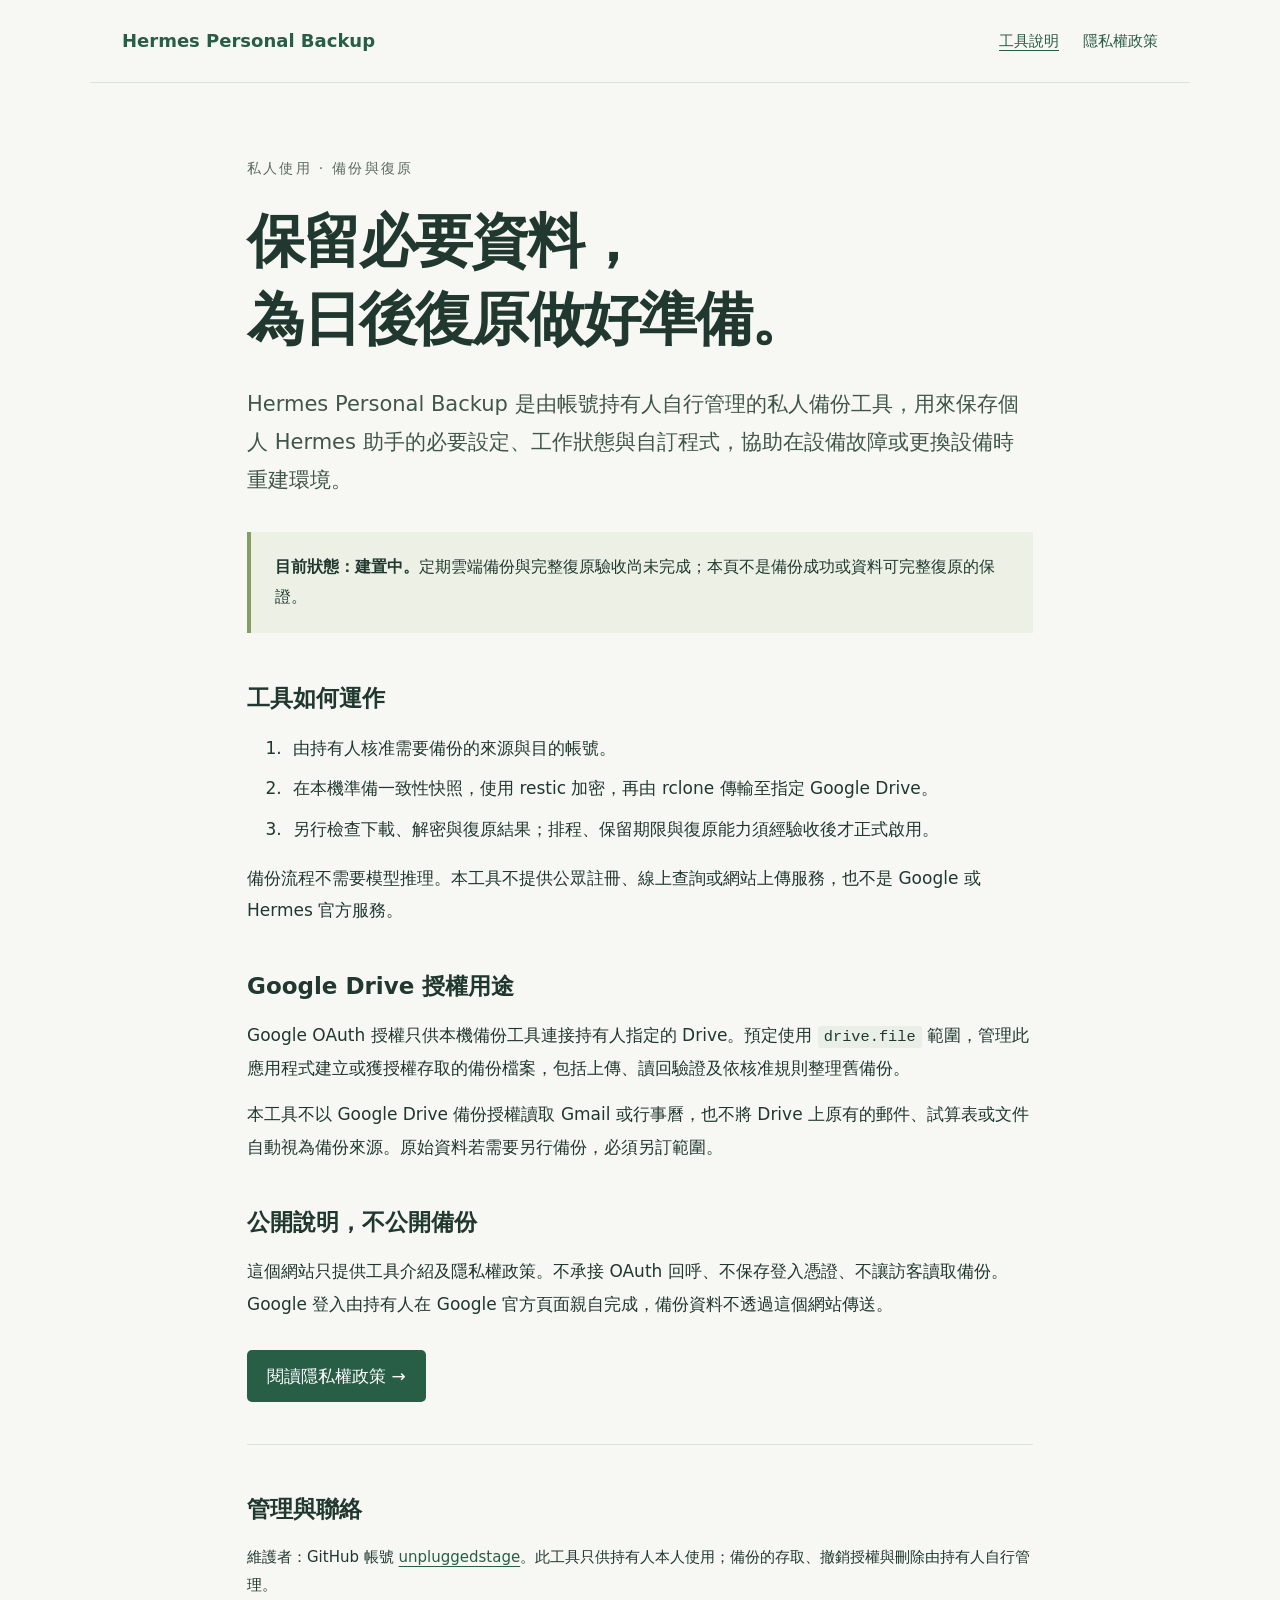
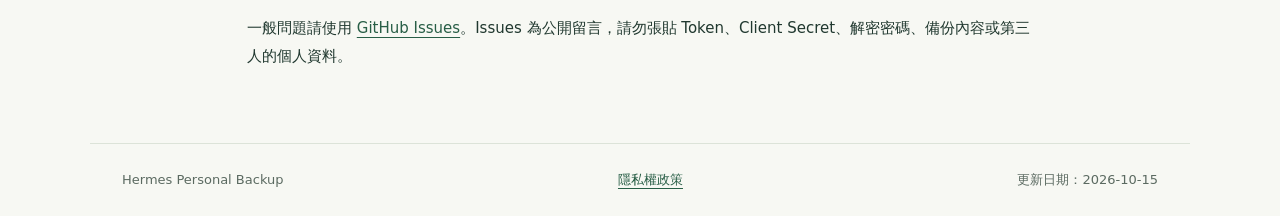
<file: index.html>
<!doctype html>
<html lang="zh-Hant">
<head>
  <meta charset="utf-8">
  <meta name="viewport" content="width=device-width,initial-scale=1">
  <meta name="description" content="Hermes Personal Backup 私人備份工具的用途、資料處理方式與隱私權說明。">
  <meta name="referrer" content="strict-origin-when-cross-origin">
  <title>Hermes Personal Backup｜工具說明</title>
  <link rel="stylesheet" href="styles.css">
</head>
<body>
  <header class="bar"><a class="brand" href="index.html">Hermes Personal Backup</a><nav aria-label="主要導覽"><a aria-current="page" href="index.html">工具說明</a><a href="privacy.html">隱私權政策</a></nav></header>
  <main>
    <p class="eyebrow">私人使用 · 備份與復原</p>
    <h1>保留必要資料，<br>為日後復原做好準備。</h1>
    <p class="lead">Hermes Personal Backup 是由帳號持有人自行管理的私人備份工具，用來保存個人 Hermes 助手的必要設定、工作狀態與自訂程式，協助在設備故障或更換設備時重建環境。</p>
    <aside class="notice"><strong>目前狀態：建置中。</strong>定期雲端備份與完整復原驗收尚未完成；本頁不是備份成功或資料可完整復原的保證。</aside>
    <section><h2>工具如何運作</h2><ol><li>由持有人核准需要備份的來源與目的帳號。</li><li>在本機準備一致性快照，使用 restic 加密，再由 rclone 傳輸至指定 Google Drive。</li><li>另行檢查下載、解密與復原結果；排程、保留期限與復原能力須經驗收後才正式啟用。</li></ol><p>備份流程不需要模型推理。本工具不提供公眾註冊、線上查詢或網站上傳服務，也不是 Google 或 Hermes 官方服務。</p></section>
    <section><h2>Google Drive 授權用途</h2><p>Google OAuth 授權只供本機備份工具連接持有人指定的 Drive。預定使用 <code>drive.file</code> 範圍，管理此應用程式建立或獲授權存取的備份檔案，包括上傳、讀回驗證及依核准規則整理舊備份。</p><p>本工具不以 Google Drive 備份授權讀取 Gmail 或行事曆，也不將 Drive 上原有的郵件、試算表或文件自動視為備份來源。原始資料若需要另行備份，必須另訂範圍。</p></section>
    <section><h2>公開說明，不公開備份</h2><p>這個網站只提供工具介紹及隱私權政策。不承接 OAuth 回呼、不保存登入憑證、不讓訪客讀取備份。Google 登入由持有人在 Google 官方頁面親自完成，備份資料不透過這個網站傳送。</p><a class="button" href="privacy.html">閱讀隱私權政策 <span aria-hidden="true">→</span></a></section>
    <section class="contact"><h2>管理與聯絡</h2><p>維護者：GitHub 帳號 <a href="https://github.com/unpluggedstage">unpluggedstage</a>。此工具只供持有人本人使用；備份的存取、撤銷授權與刪除由持有人自行管理。</p><p>一般問題請使用 <a href="https://github.com/unpluggedstage/hermes-backup-info/issues">GitHub Issues</a>。Issues 為公開留言，請勿張貼 Token、Client Secret、解密密碼、備份內容或第三人的個人資料。</p></section>
  </main>
  <footer><span>Hermes Personal Backup</span><a href="privacy.html">隱私權政策</a><span>更新日期：2026-10-15</span></footer>
</body>
</html>
</file>
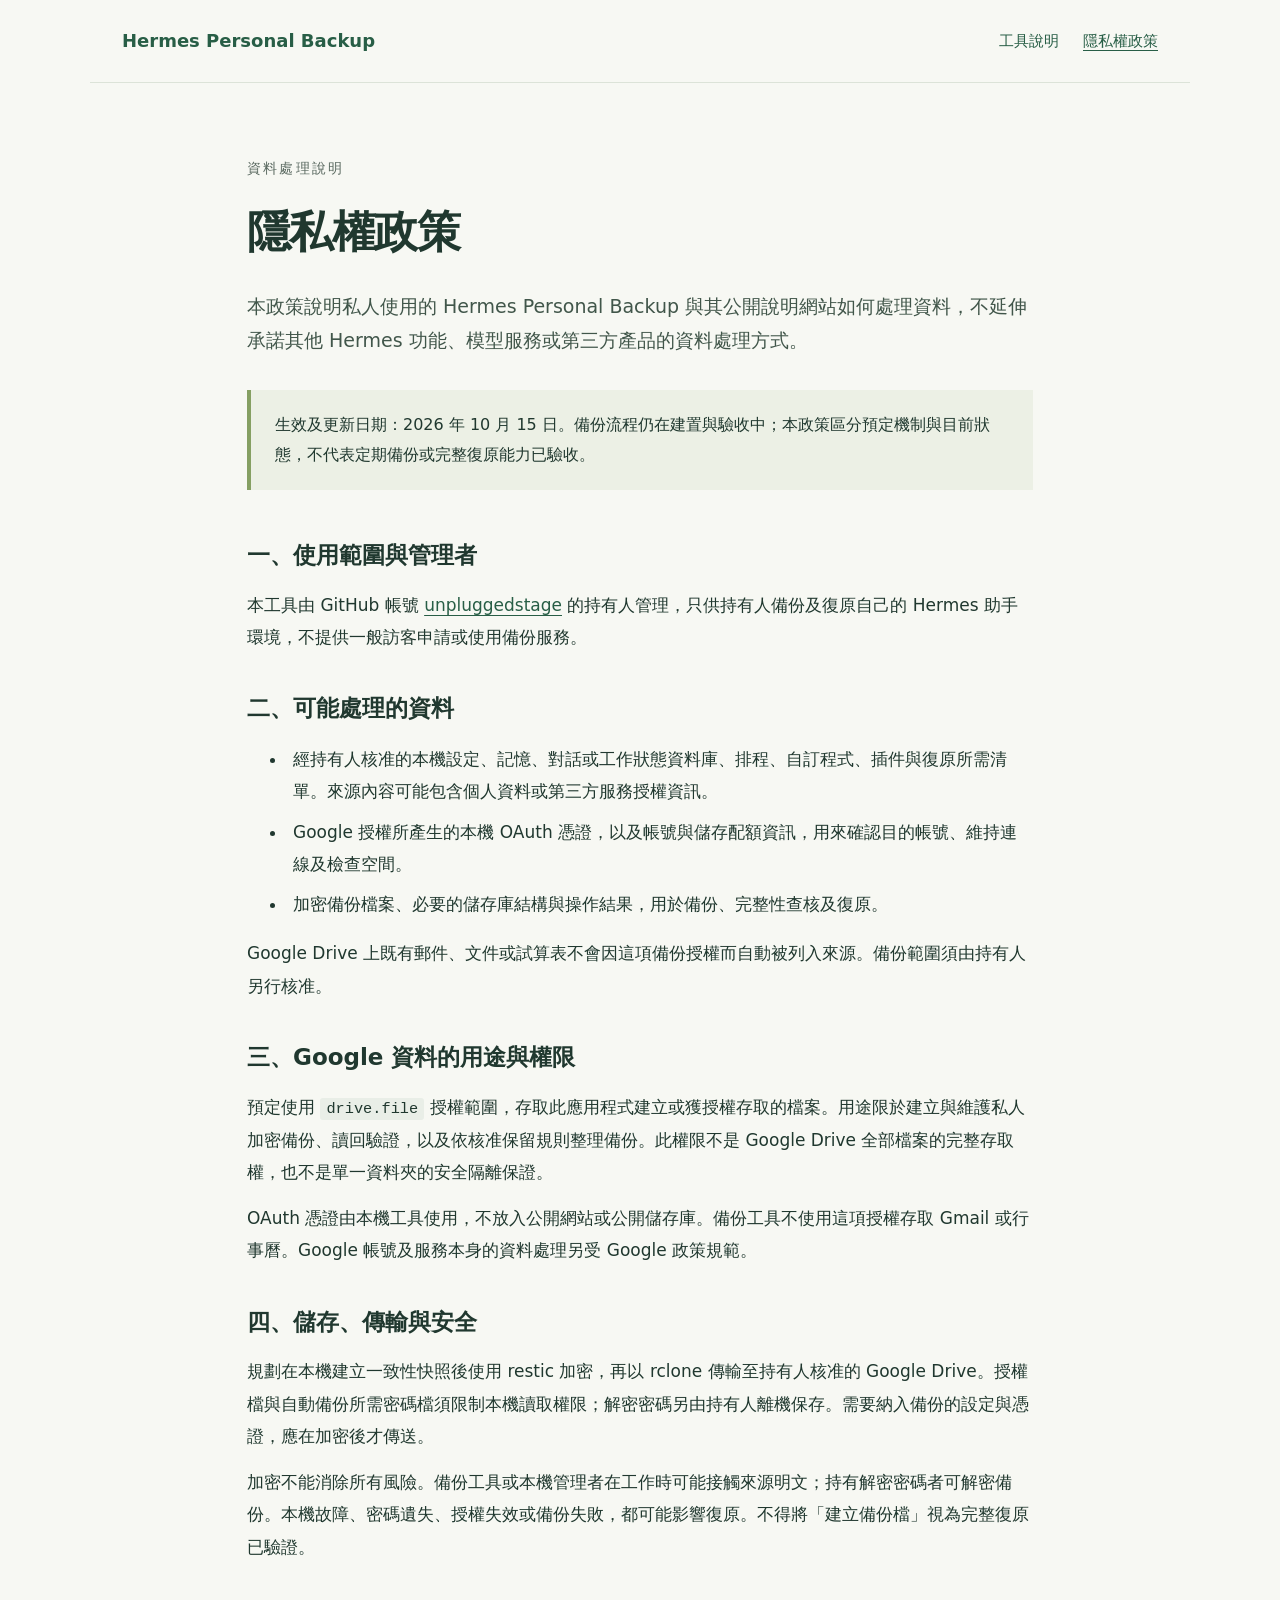
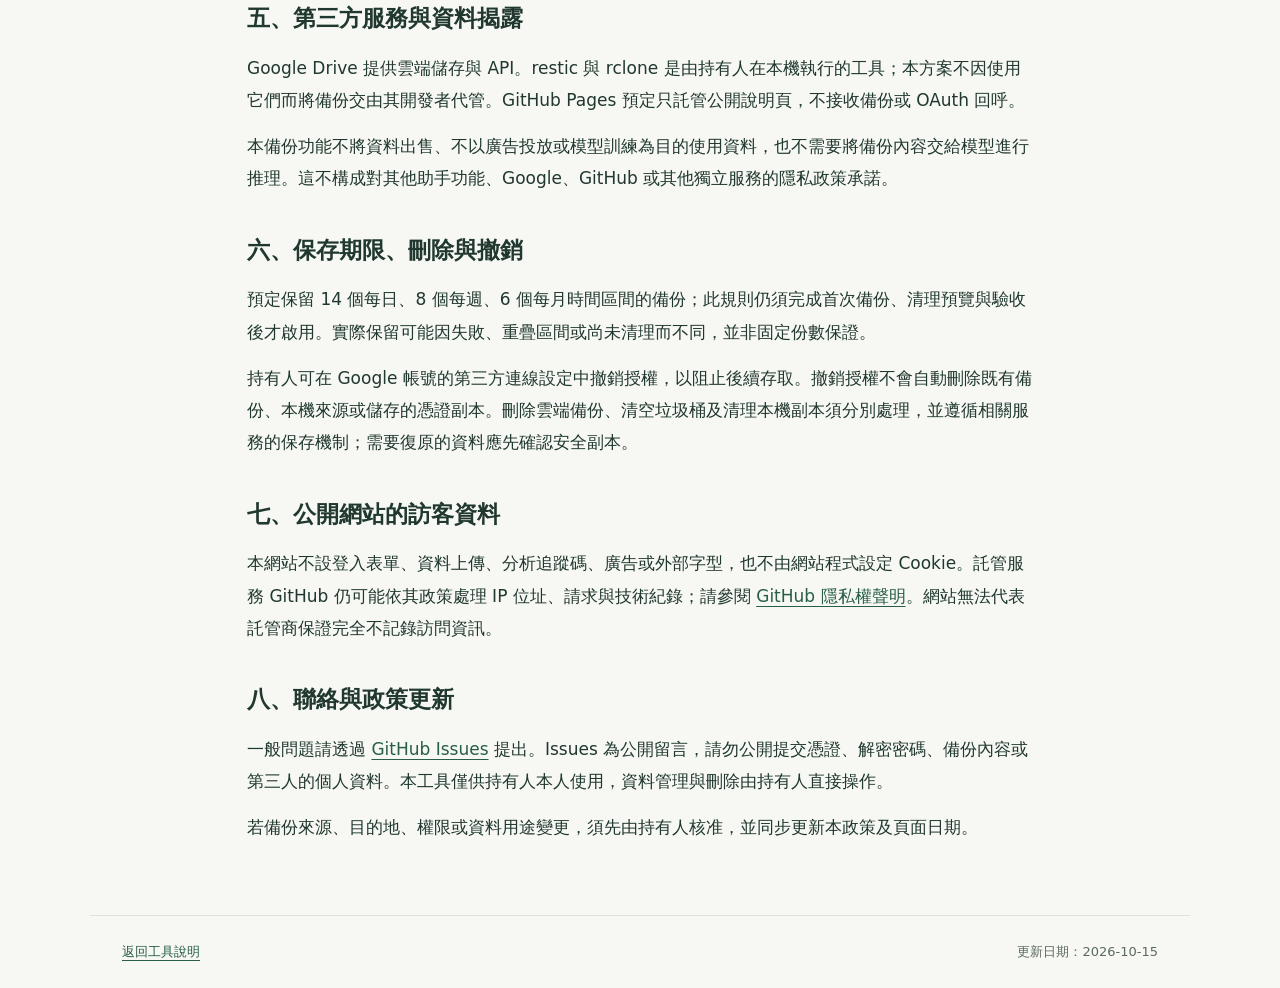
<file: privacy.html>
<!doctype html>
<html lang="zh-Hant">
<head>
  <meta charset="utf-8">
  <meta name="viewport" content="width=device-width,initial-scale=1">
  <meta name="description" content="Hermes Personal Backup 的資料存取、加密備份、保存、撤銷與刪除方式。">
  <meta name="referrer" content="strict-origin-when-cross-origin">
  <title>隱私權政策｜Hermes Personal Backup</title>
  <link rel="stylesheet" href="styles.css">
</head>
<body>
  <header class="bar"><a class="brand" href="index.html">Hermes Personal Backup</a><nav aria-label="主要導覽"><a href="index.html">工具說明</a><a aria-current="page" href="privacy.html">隱私權政策</a></nav></header>
  <main class="policy">
    <p class="eyebrow">資料處理說明</p><h1>隱私權政策</h1>
    <p class="lead">本政策說明私人使用的 Hermes Personal Backup 與其公開說明網站如何處理資料，不延伸承諾其他 Hermes 功能、模型服務或第三方產品的資料處理方式。</p>
    <aside class="notice">生效及更新日期：2026 年 10 月 15 日。備份流程仍在建置與驗收中；本政策區分預定機制與目前狀態，不代表定期備份或完整復原能力已驗收。</aside>
    <section><h2>一、使用範圍與管理者</h2><p>本工具由 GitHub 帳號 <a href="https://github.com/unpluggedstage">unpluggedstage</a> 的持有人管理，只供持有人備份及復原自己的 Hermes 助手環境，不提供一般訪客申請或使用備份服務。</p></section>
    <section><h2>二、可能處理的資料</h2><ul><li>經持有人核准的本機設定、記憶、對話或工作狀態資料庫、排程、自訂程式、插件與復原所需清單。來源內容可能包含個人資料或第三方服務授權資訊。</li><li>Google 授權所產生的本機 OAuth 憑證，以及帳號與儲存配額資訊，用來確認目的帳號、維持連線及檢查空間。</li><li>加密備份檔案、必要的儲存庫結構與操作結果，用於備份、完整性查核及復原。</li></ul><p>Google Drive 上既有郵件、文件或試算表不會因這項備份授權而自動被列入來源。備份範圍須由持有人另行核准。</p></section>
    <section><h2>三、Google 資料的用途與權限</h2><p>預定使用 <code>drive.file</code> 授權範圍，存取此應用程式建立或獲授權存取的檔案。用途限於建立與維護私人加密備份、讀回驗證，以及依核准保留規則整理備份。此權限不是 Google Drive 全部檔案的完整存取權，也不是單一資料夾的安全隔離保證。</p><p>OAuth 憑證由本機工具使用，不放入公開網站或公開儲存庫。備份工具不使用這項授權存取 Gmail 或行事曆。Google 帳號及服務本身的資料處理另受 Google 政策規範。</p></section>
    <section><h2>四、儲存、傳輸與安全</h2><p>規劃在本機建立一致性快照後使用 restic 加密，再以 rclone 傳輸至持有人核准的 Google Drive。授權檔與自動備份所需密碼檔須限制本機讀取權限；解密密碼另由持有人離機保存。需要納入備份的設定與憑證，應在加密後才傳送。</p><p>加密不能消除所有風險。備份工具或本機管理者在工作時可能接觸來源明文；持有解密密碼者可解密備份。本機故障、密碼遺失、授權失效或備份失敗，都可能影響復原。不得將「建立備份檔」視為完整復原已驗證。</p></section>
    <section><h2>五、第三方服務與資料揭露</h2><p>Google Drive 提供雲端儲存與 API。restic 與 rclone 是由持有人在本機執行的工具；本方案不因使用它們而將備份交由其開發者代管。GitHub Pages 預定只託管公開說明頁，不接收備份或 OAuth 回呼。</p><p>本備份功能不將資料出售、不以廣告投放或模型訓練為目的使用資料，也不需要將備份內容交給模型進行推理。這不構成對其他助手功能、Google、GitHub 或其他獨立服務的隱私政策承諾。</p></section>
    <section><h2>六、保存期限、刪除與撤銷</h2><p>預定保留 14 個每日、8 個每週、6 個每月時間區間的備份；此規則仍須完成首次備份、清理預覽與驗收後才啟用。實際保留可能因失敗、重疊區間或尚未清理而不同，並非固定份數保證。</p><p>持有人可在 Google 帳號的第三方連線設定中撤銷授權，以阻止後續存取。撤銷授權不會自動刪除既有備份、本機來源或儲存的憑證副本。刪除雲端備份、清空垃圾桶及清理本機副本須分別處理，並遵循相關服務的保存機制；需要復原的資料應先確認安全副本。</p></section>
    <section><h2>七、公開網站的訪客資料</h2><p>本網站不設登入表單、資料上傳、分析追蹤碼、廣告或外部字型，也不由網站程式設定 Cookie。託管服務 GitHub 仍可能依其政策處理 IP 位址、請求與技術紀錄；請參閱 <a href="https://docs.github.com/en/site-policy/privacy-policies/github-privacy-statement">GitHub 隱私權聲明</a>。網站無法代表託管商保證完全不記錄訪問資訊。</p></section>
    <section><h2>八、聯絡與政策更新</h2><p>一般問題請透過 <a href="https://github.com/unpluggedstage/hermes-backup-info/issues">GitHub Issues</a> 提出。Issues 為公開留言，請勿公開提交憑證、解密密碼、備份內容或第三人的個人資料。本工具僅供持有人本人使用，資料管理與刪除由持有人直接操作。</p><p>若備份來源、目的地、權限或資料用途變更，須先由持有人核准，並同步更新本政策及頁面日期。</p></section>
  </main>
  <footer><a href="index.html">返回工具說明</a><span>更新日期：2026-10-15</span></footer>
</body>
</html>
</file>
<file: styles.css>
:root{color-scheme:light;--ink:#20382f;--muted:#5b6a61;--paper:#f7f8f3;--accent:#285e46;--line:#dce3d8}*{box-sizing:border-box}body{margin:0;background:var(--paper);color:var(--ink);font-family:system-ui,-apple-system,"Segoe UI","Microsoft JhengHei",sans-serif;font-size:17px;line-height:1.9}.bar,footer{max-width:1100px;margin:auto;padding:24px 32px;display:flex;justify-content:space-between;align-items:center;gap:24px}.bar{border-bottom:1px solid var(--line)}a{color:var(--accent);text-underline-offset:4px}.brand{font-size:18px;font-weight:700;text-decoration:none}nav{display:flex;gap:24px}nav a{font-size:15px;text-decoration:none}nav [aria-current=page]{text-decoration:underline}main{max-width:850px;margin:72px auto;padding:0 32px}.eyebrow{font-size:14px;letter-spacing:.16em;color:var(--muted)}h1{font-size:clamp(34px,5.5vw,58px);font-weight:650;line-height:1.35;letter-spacing:-.035em;margin:20px 0 28px}.lead{font-size:21px;line-height:1.8;color:#41564a}.notice{background:#ecf0e5;border-left:4px solid #859f62;padding:20px 24px;margin:32px 0 48px;font-size:16px}section{margin:42px 0}h2{font-size:23px;line-height:1.5;margin-bottom:16px}p{margin:14px 0}li{padding-left:6px;margin:8px 0}.button{display:inline-block;margin-top:16px;padding:10px 20px;background:var(--accent);color:#fff;border-radius:5px;text-decoration:none}.contact{border-top:1px solid var(--line);padding-top:28px;font-size:15px}code{background:#e9eee7;padding:2px 6px;border-radius:3px;font-size:.9em}footer{border-top:1px solid var(--line);font-size:13px;color:var(--muted);flex-wrap:wrap}.policy{max-width:850px}.policy h1{font-size:44px}.policy section{margin:38px 0}.policy .lead{font-size:19px}a:focus-visible{outline:3px solid #8da763;outline-offset:5px}@media(max-width:600px){.bar{align-items:flex-start;flex-direction:column;gap:12px;padding:20px 24px}main{margin:40px auto;padding:0 24px}.lead{font-size:19px}h1{font-size:36px}.policy h1{font-size:36px}.notice{padding:16px 18px}footer{padding:24px}.button{width:100%;text-align:center}}
</file>
